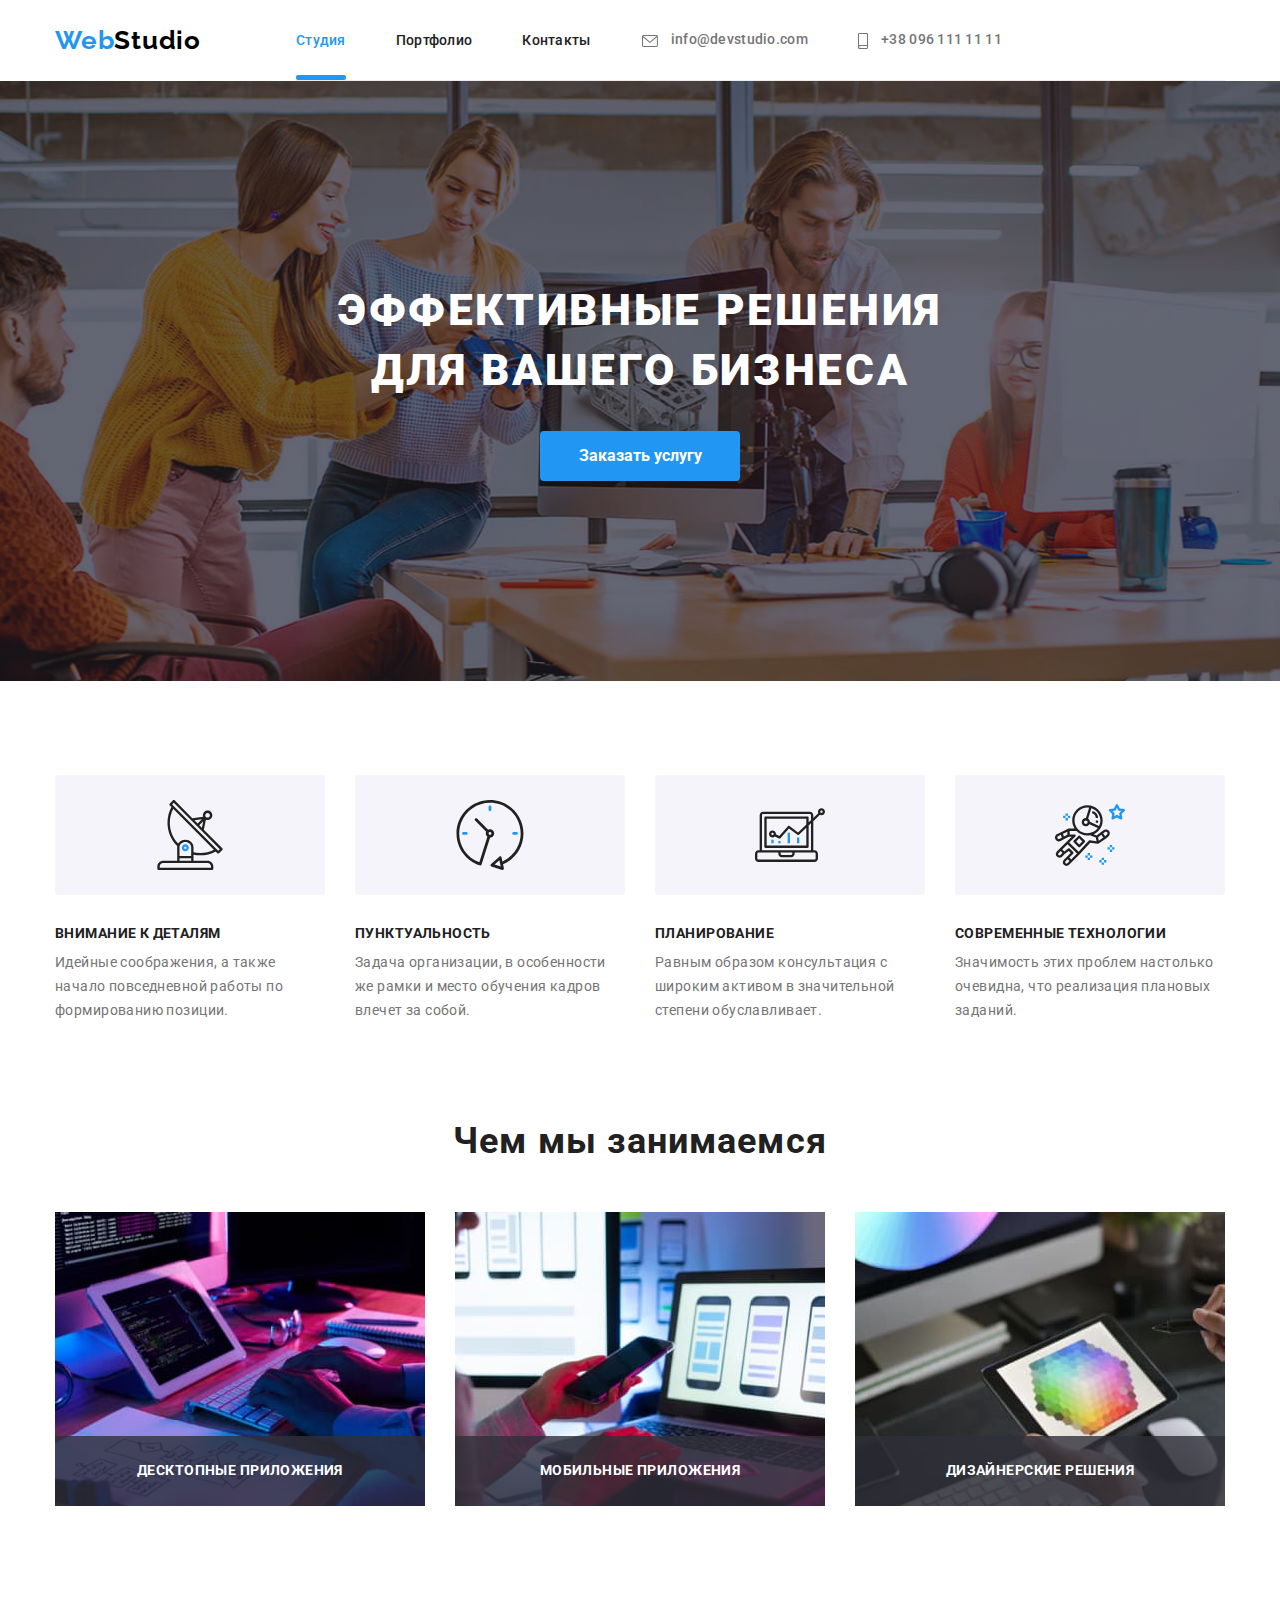
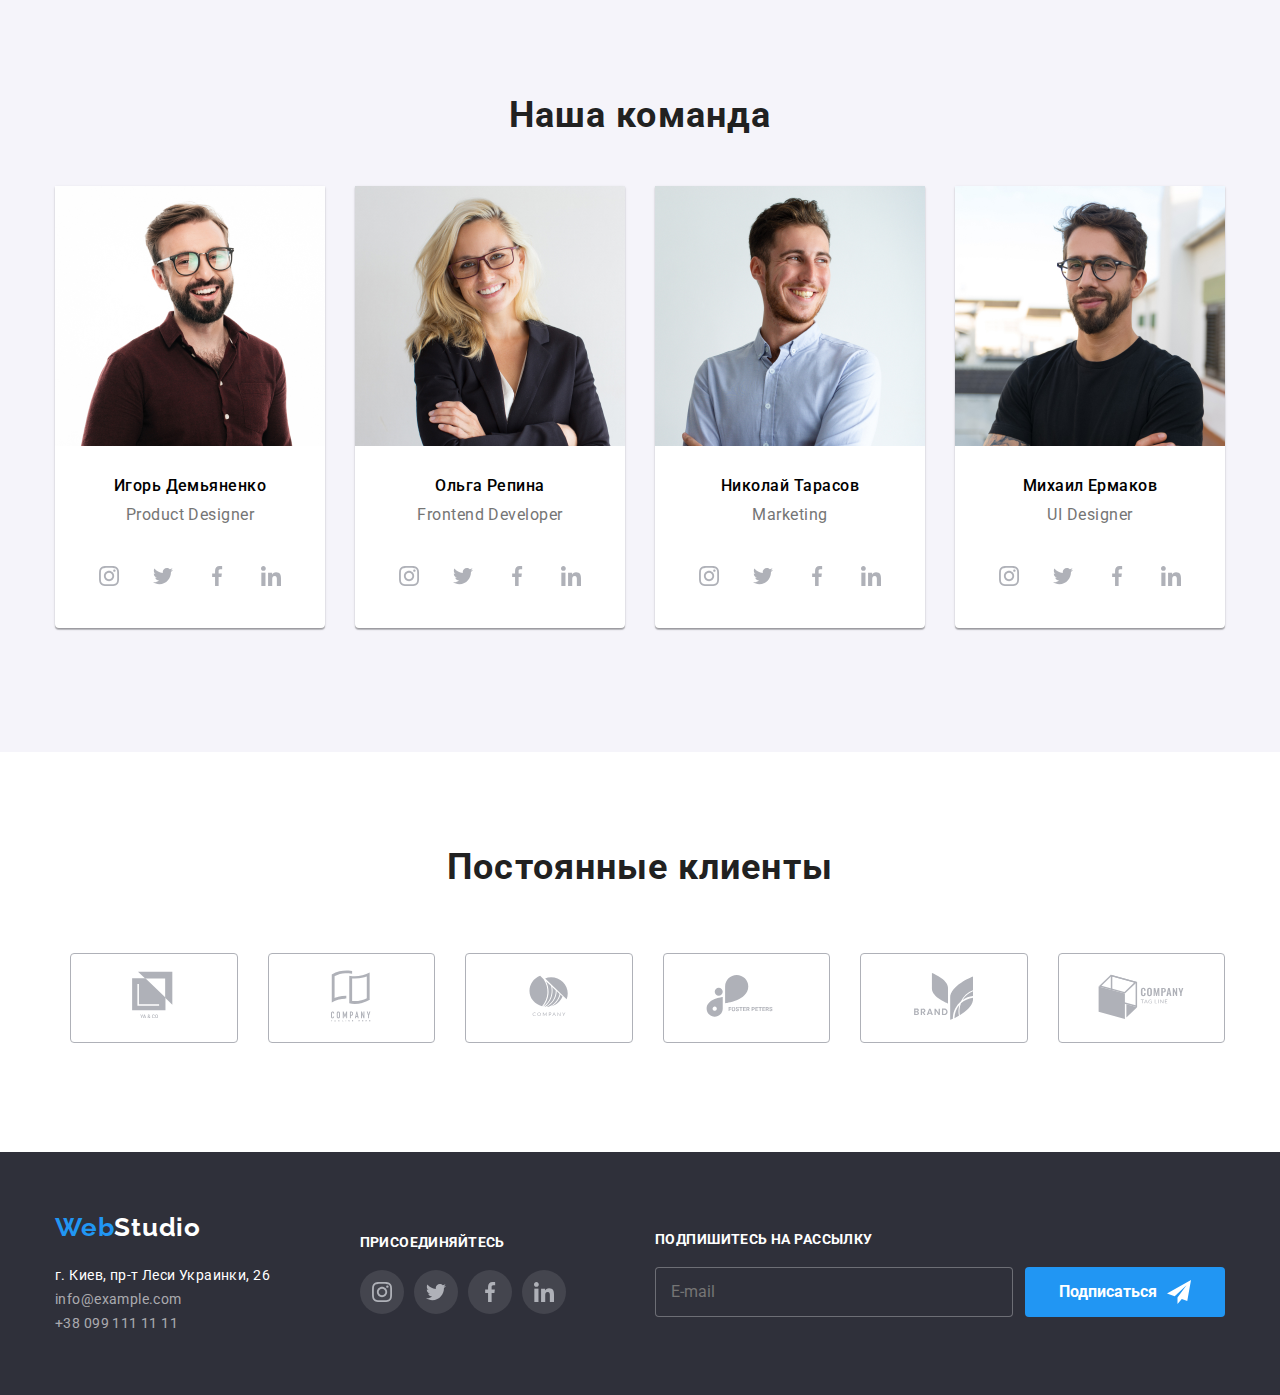
<file: index.html>
<!DOCTYPE html>
<html lang="ru">
  <head>
    <meta charset="UTF-8" />
    <meta name="viewport" content="width=device-width, initial-scale=1.0" />
    <meta http-equiv="X-UA-Compatible" content="IE=Edge" />
    <title>Web Studio</title>
    <link
      href="https://fonts.googleapis.com/css2?family=Raleway:wght@700&family=Roboto:wght@400;500;700;900&display=swap"
      rel="stylesheet"
    />
    <!-- <link rel="stylesheet" href="./css/normalize.css" /> -->
    <!-- <link
          rel="stylesheet"
          href="https://cdnjs.cloudflare.com/ajax/libs/modern-normalize/0.7.0/modern-normalize.min.css"
        /> -->
    <link rel="stylesheet" href="./css/main.min.css" />
  </head>
  <body>
    <header class="page-header">
      <div class="container flexbox nav">
        <a href="./index.html" lang="en" class="logo">
          <span class="logo-accent">Web</span>Studio
        </a>

        <button
          type="button"
          class="menu-button"
          aria-expanded="false"
          aria-controls="menu-container"
          data-menu-button
        >
          <svg
            width="24"
            height="24"
            fill="black"
            aria-label="Переключатель мобильного меню"
          >
            <use
              class="icon-cross"
              href="./image/icon/sprite.svg#icon-cross"
            ></use>
            <use
              class="icon-menu"
              href="./image/icon/sprite.svg#icon-menu"
            ></use>
          </svg>
        </button>
        <div class="navigation menu-container" id="menu-container" data-menu>
          <ul class="menu-nav white-list">
            <li class="menu-nav__menu-item">
              <a href="./index.html" class="link current">Студия</a>
            </li>
            <li class="menu-nav__menu-item">
              <a href="./portfolio.html" class="link">Портфолио</a>
            </li>
            <li class="menu-nav__menu-item">
              <a href="#contacts" class="link">Контакты</a>
            </li>
          </ul>
          <ul class="menu-mail">
            <li class="menu-mail__item">
              <a href="mailto:info@devstudio.com" class="link"
                ><svg class="menu-mail__icon" width="16" height="12">
                  <use href="./image/icon/sprite.svg#icon-envelope"></use>
                </svg>

                info@devstudio.com</a
              >
            </li>
            <li class="menu-mail__item">
              <a href="tel:+380961111111" class="link"
                ><svg class="menu-mail__icon" width="10" height="16">
                  <use href="./image/icon/sprite.svg#icon-smartphone"></use>
                </svg>

                +38 096 111 11 11</a
              >
            </li>
          </ul>
        </div>
      </div>
    </header>
    <main>
      <!-- Баннер -->
      <section>
        <div class="hero">
          <h1 class="hero__center-text">
            Эффективные решения <br />
            для вашего бизнеса
          </h1>
          <button type="button" class="button" data-modal-open>
            Заказать услугу
          </button>
        </div>
      </section>

      <!-- Особенности -->
      <section>
        <div class="container qualities">
          <!-- <h1 class="qualities">Особенности</h1>-->
          <ul class="menu-list white-list">
            <li class="qualities__item">
              <div class="qualities__box">
                <svg width="70" height="70">
                  <use href="./image/icon/sprite.svg#icon-antenna"></use>
                </svg>
              </div>
              <h2 class="qualities__title">Внимание к деталям</h2>
              <p class="qualities__text">
                Идейные соображения, а также начало повседневной работы по
                формированию позиции.
              </p>
            </li>
            <li class="qualities__item">
              <div class="qualities__box">
                <svg width="70" height="70">
                  <use href="./image/icon/sprite.svg#icon-clock"></use>
                </svg>
              </div>
              <h2 class="qualities__title">Пунктуальность</h2>
              <p class="qualities__text">
                Задача организации, в особенности же рамки и место обучения
                кадров влечет за собой.
              </p>
            </li>
            <li class="qualities__item">
              <div class="qualities__box">
                <svg width="70" height="70">
                  <use href="./image/icon/sprite.svg#icon-diagram"></use>
                </svg>
              </div>
              <h2 class="qualities__title">Планирование</h2>
              <p class="qualities__text">
                Равным образом консультация с широким активом в значительной
                степени обуславливает.
              </p>
            </li>
            <li class="qualities__item">
              <div class="qualities__box">
                <svg width="70" height="70">
                  <use href="./image/icon/sprite.svg#icon-astronaut"></use>
                </svg>
              </div>
              <h2 class="qualities__title">Современные технологии</h2>
              <p class="qualities__text">
                Значимость этих проблем настолько очевидна, что реализация
                плановых заданий.
              </p>
            </li>
          </ul>
        </div>
      </section>

      <!-- Чем мы занимаемся -->
      <section>
        <div class="container qualities business">
          <h1 class="main-title">Чем мы занимаемся</h1>
          <ul class="work white-list">
            <li class="work__item">
              <img
                srcset="
                  ./image/desktop/desktop.jpg    1x,
                  ./image/desktop/desktop@2x.jpg 2x
                "
                src="./image/desktop/desktop.jpg"
                alt="ноут"
                width="370"
              />
              <h2 class="work__qualities">Десктопные приложения</h2>
            </li>
            <li class="work__item">
              <img
                srcset="
                  ./image/desktop/mobile.jpg    1x,
                  ./image/desktop/mobile@2x.jpg 2x
                "
                src="./image/desktop/mobile.jpg"
                alt="телефон"
                width="370"
              />
              <h2 class="work__qualities">Мобильные приложения</h2>
            </li>
            <li class="work__item">
              <img
                srcset="
                  ./image/desktop/desing.jpg    1x,
                  ./image/desktop/desing@2x.jpg 2x
                "
                src="./image/desktop/desing.jpg"
                alt="монитор"
                width="370"
              />
              <h2 class="work__qualities">Дизайнерские решения</h2>
            </li>
          </ul>
        </div>
      </section>

      <!-- Наша команда -->
      <section class="team">
        <div class="container">
          <h1 class="main-title">Наша команда</h1>
          <ul class="work white-list">
            <li class="team__crewman">
              <picture>
                <source
                  srcset="
                    ./image/desktop/ihor-demyanenko.jpg    1x,
                    ./image/desktop/ihor-demyanenko@2x.jpg 2x
                  "
                  media="(min-width: 1200px)"
                />
                <source
                  srcset="
                    ./image/tablet/ihor-demyanenko.jpg    1x,
                    ./image/tablet/ihor-demyanenko@2x.jpg 2x
                  "
                  media="(min-width: 768px)"
                />
                <source
                  srcset="
                    ./image/mobile/ihor-demyanenko.jpg    1x,
                    ./image/mobile/ihor-demyanenko@2x.jpg 2x
                  "
                  media="(max-width: 767px)"
                />
                <img
                  class="team__crewman-foto"
                  src="./image/igor_demyanenko.jpg"
                  alt="фото игорь демьяненко"
                  width="270"
                />
              </picture>
              <h2 class="team__crewman-name">Игорь Демьяненко</h2>
              <p lang="en" class="team__crewman-profession">Product Designer</p>
              <ul class="social flexbox white-list">
                <li class="social__item">
                  <a href="https://instagram.com" class="social__link">
                    <svg class="social__icon" width="20" height="20">
                      <use href="./image/icon/sprite.svg#icon-instagram"></use>
                    </svg>
                  </a>
                </li>
                <li class="social__item">
                  <a href="https://twitter.com" class="social__link">
                    <svg class="social__icon" width="20" height="20">
                      <use href="./image/icon/sprite.svg#icon-twitter"></use>
                    </svg>
                  </a>
                </li>
                <li class="social__item">
                  <a href="https://facebook.com" class="social__link">
                    <svg class="social__icon" width="20" height="20">
                      <use href="./image/icon/sprite.svg#icon-facebook"></use>
                    </svg>
                  </a>
                </li>
                <li class="social__item">
                  <a href="https://linkedin.com" class="social__link">
                    <svg class="social__icon" width="20" height="20">
                      <use href="./image/icon/sprite.svg#icon-linkedin"></use>
                    </svg>
                  </a>
                </li>
              </ul>
            </li>
            <li class="team__crewman">
              <picture>
                <source
                  srcset="
                    ./image/desktop/olha-repina.jpg    1x,
                    ./image/desktop/olha-repina@2x.jpg 2x
                  "
                  media="(min-width: 1200px)"
                />
                <source
                  srcset="
                    ./image/tablet/olha-repina.jpg    1x,
                    ./image/tablet/olha-repina@2x.jpg 2x
                  "
                  media="(min-width: 768px)"
                />
                <source
                  srcset="
                    ./image/mobile/olha-repina.jpg    1x,
                    ./image/mobile/olha-repina@2x.jpg 2x
                  "
                  media="(max-width: 767px)"
                />
                <img
                  class="team__crewman-foto"
                  src="./image/olga_repina.jpg"
                  alt="фото ольга репина"
                  width="270"
                />
              </picture>
              <h2 class="team__crewman-name">Ольга Репина</h2>
              <p lang="en" class="team__crewman-profession">
                Frontend Developer
              </p>
              <ul class="social flexbox white-list">
                <li class="social__item">
                  <a href="https://instagram.com" class="social__link">
                    <svg class="social__icon" width="20" height="20">
                      <use href="./image/icon/sprite.svg#icon-instagram"></use>
                    </svg>
                  </a>
                </li>
                <li class="social__item">
                  <a href="https://twitter.com" class="social__link">
                    <svg class="social__icon" width="20" height="20">
                      <use href="./image/icon/sprite.svg#icon-twitter"></use>
                    </svg>
                  </a>
                </li>
                <li class="social__item">
                  <a href="https://facebook.com" class="social__link"
                    ><svg class="social__icon" width="20" height="20">
                      <use href="./image/icon/sprite.svg#icon-facebook"></use>
                    </svg>
                  </a>
                </li>
                <li class="social__item">
                  <a href="https://linkedin.com" class="social__link">
                    <svg class="social__icon" width="20" height="20">
                      <use href="./image/icon/sprite.svg#icon-linkedin"></use>
                    </svg>
                  </a>
                </li>
              </ul>
            </li>
            <li class="team__crewman">
              <picture>
                <source
                  srcset="
                    ./image/desktop/nikolay-tarasov.jpg    1x,
                    ./image/desktop/nikolay-tarasov@2x.jpg 2x
                  "
                  media="(min-width: 1200px)"
                />
                <source
                  srcset="
                    ./image/tablet/nikolay-tarasov.jpg    1x,
                    ./image/tablet/nikolay-tarasov@2x.jpg 2x
                  "
                  media="(min-width: 768px)"
                />
                <source
                  srcset="
                    ./image/mobile/nikolay-tarasov.jpg    1x,
                    ./image/mobile/nikolay-tarasov@2x.jpg 2x
                  "
                  media="(max-width: 767px)"
                />
                <img
                  class="team__crewman-foto"
                  src="./image/nikolay_tarasov.jpg"
                  alt="фото николай тарасов"
                  width="270"
                />
              </picture>
              <h2 class="team__crewman-name">Николай Тарасов</h2>
              <p lang="en" class="team__crewman-profession">Marketing</p>
              <ul class="social flexbox white-list">
                <li class="social__item">
                  <a href="https://instagram.com" class="social__link">
                    <svg class="social__icon" width="20" height="20">
                      <use href="./image/icon/sprite.svg#icon-instagram"></use>
                    </svg>
                  </a>
                </li>
                <li class="social__item">
                  <a href="https://twitter.com" class="social__link">
                    <svg class="social__icon" width="20" height="20">
                      <use href="./image/icon/sprite.svg#icon-twitter"></use>
                    </svg>
                  </a>
                </li>
                <li class="social__item">
                  <a href="https://facebook.com" class="social__link"
                    ><svg class="social__icon" width="20" height="20">
                      <use href="./image/icon/sprite.svg#icon-facebook"></use>
                    </svg>
                  </a>
                </li>
                <li class="social__item">
                  <a href="https://linkedin.com" class="social__link"
                    ><svg class="social__icon" width="20" height="20">
                      <use href="./image/icon/sprite.svg#icon-linkedin"></use>
                    </svg>
                  </a>
                </li>
              </ul>
            </li>
            <li class="team__crewman">
              <picture>
                <source
                  srcset="
                    ./image/desktop/mihail-yarmakov.jpg    1x,
                    ./image/desktop/mihail-yarmakov@2x.jpg 2x
                  "
                  media="(min-width: 1200px)"
                />
                <source
                  srcset="
                    ./image/tablet/mihail-yarmakov.jpg    1x,
                    ./image/tablet/mihail-yarmakov@2x.jpg 2x
                  "
                  media="(min-width: 768px)"
                />
                <source
                  srcset="
                    ./image/mobile/mihail-yarmakov.jpg    1x,
                    ./image/mobile/mihail-yarmakov@2x.jpg 2x
                  "
                  media="(max-width: 767px)"
                />
                <img
                  class="team__crewman-foto"
                  src="./image/mihail_ermakov.jpg"
                  alt="фото михаил ермаков"
                  width="270"
                />
              </picture>
              <h2 class="team__crewman-name">Михаил Ермаков</h2>
              <p lang="en" class="team__crewman-profession">UI Designer</p>
              <ul class="social flexbox white-list">
                <li class="social__item">
                  <a href="https://instagram.com" class="social__link">
                    <svg class="social__icon" width="20" height="20">
                      <use href="./image/icon/sprite.svg#icon-instagram"></use>
                    </svg>
                  </a>
                </li>
                <li class="social__item">
                  <a href="https://twitter.com" class="social__link">
                    <svg class="social__icon" width="20" height="20">
                      <use href="./image/icon/sprite.svg#icon-twitter"></use>
                    </svg>
                  </a>
                </li>
                <li class="social__item">
                  <a href="https://facebook.com" class="social__link"
                    ><svg class="social__icon" width="20" height="20">
                      <use href="./image/icon/sprite.svg#icon-facebook"></use>
                    </svg>
                  </a>
                </li>
                <li class="social__item">
                  <a href="https://linkedin.com" class="social__link"
                    ><svg class="social__icon" width="20" height="20">
                      <use href="./image/icon/sprite.svg#icon-linkedin"></use>
                    </svg>
                  </a>
                </li>
              </ul>
            </li>
          </ul>
        </div>
      </section>

      <!-- Постоянные клиенты -->
      <section>
        <div class="container qualities client">
          <h1 class="main-title">Постоянные клиенты</h1>
          <ul class="clients flexbox white-list">
            <li class="clients__item">
              <a href="#">
                <svg class="clients__foto" width="44" height="50">
                  <use href="./image/icon/sprite.svg#icon-logo1"></use>
                </svg>
              </a>
            </li>
            <li class="clients__item">
              <a href="#">
                <svg class="clients__foto" width="40" height="52">
                  <use href="./image/icon/sprite.svg#icon-logo2"></use>
                </svg>
              </a>
            </li>
            <li class="clients__item">
              <a href="#">
                <svg class="clients__foto" width="41" height="42">
                  <use href="./image/icon/sprite.svg#icon-logo3"></use>
                </svg>
              </a>
            </li>
            <li class="clients__item">
              <a href="#">
                <svg class="clients__foto" width="80" height="42">
                  <use href="./image/icon/sprite.svg#icon-logo4"></use>
                </svg>
              </a>
            </li>
            <li class="clients__item">
              <a href="#">
                <svg class="clients__foto" width="59" height="47">
                  <use href="./image/icon/sprite.svg#icon-logo5"></use>
                </svg>
              </a>
            </li>
            <li class="clients__item">
              <a href="#">
                <svg class="clients__foto" width="89" height="45">
                  <use href="./image/icon/sprite.svg#icon-logo6"></use>
                </svg>
              </a>
            </li>
          </ul>
        </div>
      </section>
    </main>
    <!-- Подвал -->
    <footer>
      <div class="footer container">
        <div class="footer__box">
          <a href="./index.html" lang="en" class="logo-footer">
            <span class="logo-footer-accent">Web</span>Studio</a
          >
          <address class="contacts" id="contacts">
            г. Киев, пр-т Леси Украинки, 26 <br />
            <a href="mailto:info@example.com" class="link">info@example.com</a
            ><br />
            <a href="tel:+380991111111" class="link">+38 099 111 11 11</a>
          </address>
        </div>
        <!-- Ссылки на соцсети -->
        <div class="footer-social">
          <p class="footer-item">присоединяйтесь</p>
          <ul class="social flexbox white-list">
            <li class="social__item">
              <a href="https://instagram.com" class="social__link">
                <svg class="social__icon" width="20" height="20">
                  <use href="./image/icon/sprite.svg#icon-instagram"></use>
                </svg>
              </a>
            </li>
            <li class="social__item">
              <a href="https://twitter.com" class="social__link">
                <svg class="social__icon" width="20" height="20">
                  <use href="./image/icon/sprite.svg#icon-twitter"></use>
                </svg>
              </a>
            </li>
            <li class="social__item">
              <a href="https://facebook.com" class="social__link"
                ><svg class="social__icon" width="20" height="20">
                  <use href="./image/icon/sprite.svg#icon-facebook"></use>
                </svg>
              </a>
            </li>
            <li class="social__item">
              <a href="https://linkedin.com" class="social__link"
                ><svg class="social__icon" width="20" height="20">
                  <use href="./image/icon/sprite.svg#icon-linkedin"></use>
                </svg>
              </a>
            </li>
          </ul>
        </div>
        <!-- Подписка -->
        <div class="footer-send">
          <b class="footer-item">подпишитесь на рассылку</b>
          <form>
            <input
              type="email"
              name="user-mail"
              class="footer-subscribe"
              placeholder="E-mail"
            />
            <button type="submit" class="button send">
              Подписаться<svg class="icon-send" width="24" height="24">
                <use href="./image/icon/sprite.svg#icon-send"></use>
              </svg>
            </button>
          </form>
        </div>
      </div>
    </footer>
    <!--Модальное окно!-->
    <div class="backdrop is-hidden" data-modal>
      <div class="modal">
        <button class="button-close" data-modal-close>
          <svg class="icon-close" width="11" height="11">
            <use href="./image/icon/sprite.svg#icon-close"></use>
          </svg>
        </button>
        <form action="#" class="form">
          <p>Оставьте свои данные, мы вам перезвоним</p>
          <div class="form__fild">
            <label for="name" class="form__name">Имя</label>
            <span class="form__icon">
              <svg class="form__icon-svg" width="12" height="12">
                <use href="./image/icon/sprite.svg#icon-name"></use>
              </svg>
            </span>
            <input
              type="text"
              class="form__user"
              pattern="^[A-Za-zА-Яа-яЁё\s]+$"
              name="user-name"
              id="name"
              required
            />
          </div>
          <div class="form__fild">
            <label for="tel" class="form__name">Телефон</label>
            <span class="form__icon">
              <svg class="form__icon-svg" width="13" height="13">
                <use href="./image/icon/sprite.svg#icon-tel"></use>
              </svg>
            </span>
            <input
              type="tel"
              class="form__user"
              pattern="[0-9]{10,12}"
              name="user-name"
              id="tel"
              required
            />
          </div>
          <div class="form__fild">
            <label for="mail" class="form__name">Почта</label>
            <span class="form__icon">
              <svg class="form__icon-svg" width="18" height="18">
                <use href="./image/icon/sprite.svg#icon-mail"></use>
              </svg>
            </span>
            <input type="email" class="form__user" name="user-name" id="mail" />
          </div>
          <div class="form__fild">
            <label for="comment" class="form__name">Комментарий</label>
            <textarea
              class="form__comment"
              name="comment"
              rows="5"
              placeholder="Введите текст"
              id="comment"
            ></textarea>
          </div>
          <div class="form-field condition">
            <label for="checkbox" class="form__checkbox-label">
              <input
                type="checkbox"
                name="checkbox"
                class="form__checkbox"
                id="checkbox"
              />
              <span class="form__checkbox-icon"></span>
              <span class="form__checkbox-title"
                >Соглашаюсь с рассылкой и принимаю
                <a href="#" class="condition-link">Условия договора</a>
              </span>
            </label>
          </div>

          <button type="submit" class="button form-button">Отправить</button>
        </form>
      </div>
    </div>
    <script src="./js/menu.js"></script>
    <script src="./js/modal.js"></script>
    <script>
      const { height: pageHeaderHeight } = document
        .querySelector(".page-header")
        .getBoundingClientRect();
      document.body.style.paddingTop = `${pageHeaderHeight}px`;
    </script>
  </body>
</html>
</file>
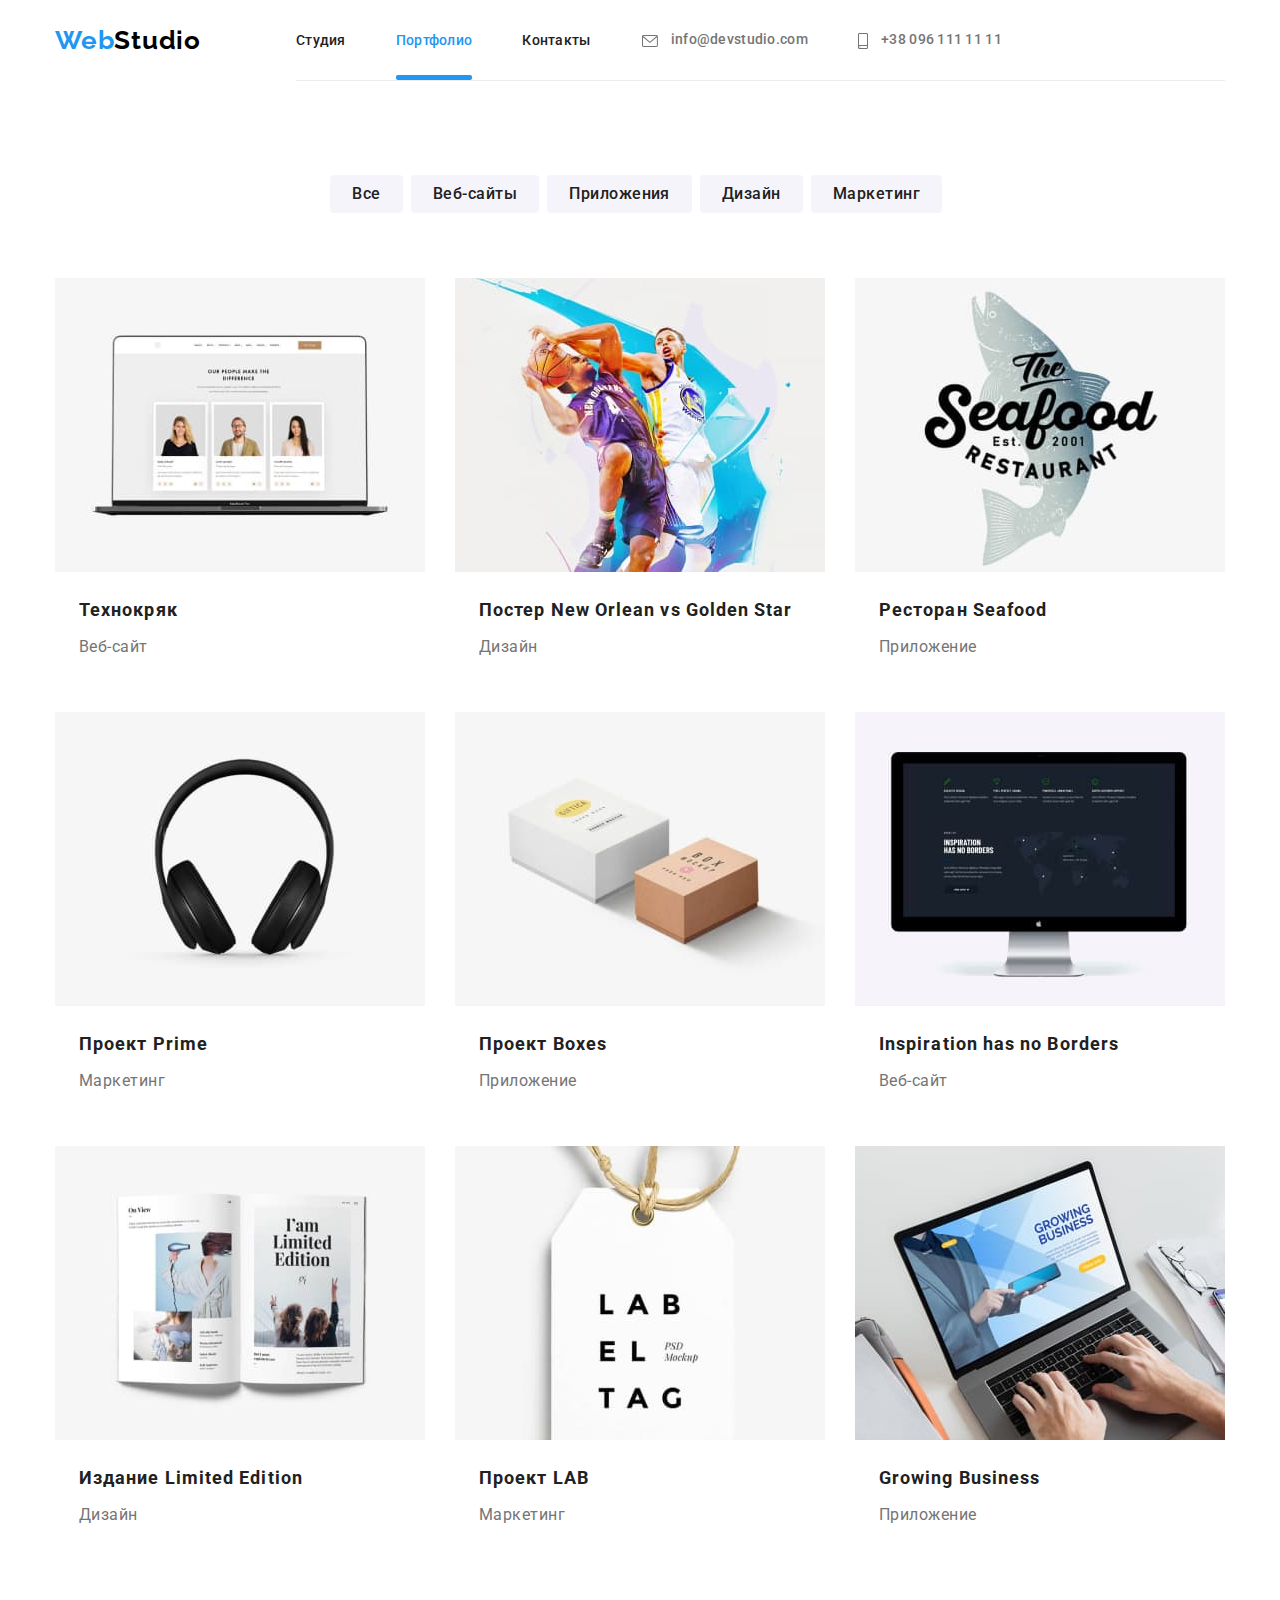
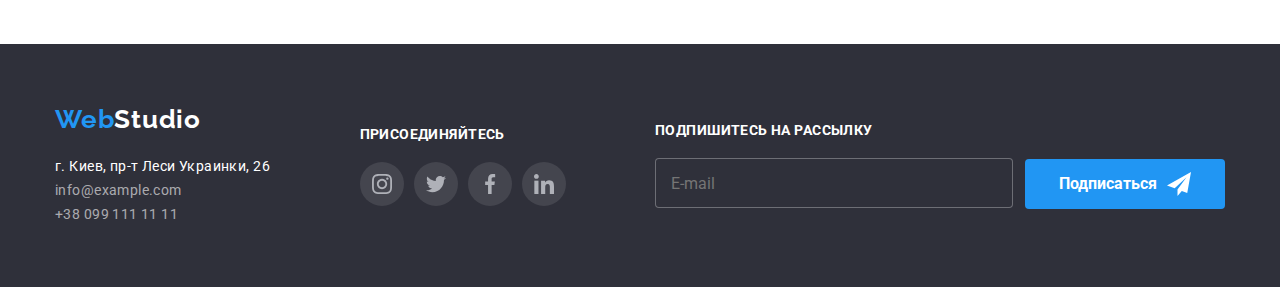
<file: portfolio.html>
<!DOCTYPE html>
<html lang="ru">
  <head>
    <meta charset="UTF-8" />
    <meta name="viewport" content="width=device-width, initial-scale=1.0" />
    <meta http-equiv="X-UA-Compatible" content="IE=Edge" />
    <title>Portfolio Web Studio</title>
    <link
      href="https://fonts.googleapis.com/css2?family=Raleway:wght@700&family=Roboto:wght@400;500;700;900&display=swap"
      rel="stylesheet"
    />
    <!-- <link rel="stylesheet" href="./css/normalize.css" /> -->
    <!-- <link
      rel="stylesheet"
      href="https://cdnjs.cloudflare.com/ajax/libs/modern-normalize/0.7.0/modern-normalize.min.css"
    /> -->
    <link rel="stylesheet" href="./css/portfolio.min.css" />
  </head>
  <body>
    <header class="page-header">
      <div class="container flexbox nav">
        <a href="./index.html" lang="en" class="logo">
          <span class="logo-accent">Web</span>Studio
        </a>

        <button
          type="button"
          class="menu-button"
          aria-expanded="false"
          aria-controls="menu-container"
          data-menu-button
        >
          <svg
            width="24"
            height="24"
            fill="black"
            aria-label="Переключатель мобильного меню"
          >
            <use
              class="icon-cross"
              href="./image/icon/sprite.svg#icon-cross"
            ></use>
            <use
              class="icon-menu"
              href="./image/icon/sprite.svg#icon-menu"
            ></use>
          </svg>
        </button>
        <div class="navigation menu-container" id="menu-container" data-menu>
          <ul class="menu-nav white-list">
            <li class="menu-nav__menu-item">
              <a href="./index.html" class="link">Студия</a>
            </li>
            <li class="menu-nav__menu-item">
              <a href="./portfolio.html" class="link current">Портфолио</a>
            </li>
            <li class="menu-nav__menu-item">
              <a href="#contacts" class="link">Контакты</a>
            </li>
          </ul>
          <ul class="menu-mail">
            <li class="menu-mail__item">
              <a href="mailto:info@devstudio.com" class="link"
                ><svg class="menu-mail__icon" width="16" height="12">
                  <use href="./image/icon/sprite.svg#icon-envelope"></use>
                </svg>

                info@devstudio.com</a
              >
            </li>
            <li class="menu-mail__item">
              <a href="tel:+380961111111" class="link"
                ><svg class="menu-mail__icon" width="10" height="16">
                  <use href="./image/icon/sprite.svg#icon-smartphone"></use>
                </svg>

                +38 096 111 11 11</a
              >
            </li>
          </ul>
        </div>
      </div>
    </header>
    <main>
      <div class="container portfolio">
        <!-- Фильтры -->
        <section>
          <!-- <h1 class="qualities">Фильтры</h1> -->
          <ul class="filters white-list">
            <li class="filters__item">
              <button type="button" class="button-portfolio">Все</button>
            </li>
            <li class="filters__item">
              <button type="button" class="button-portfolio">Веб-сайты</button>
            </li>
            <li class="filters__item">
              <button type="button" class="button-portfolio">Приложения</button>
            </li>
            <li class="filters__item">
              <button type="button" class="button-portfolio">Дизайн</button>
            </li>
            <li class="filters__item">
              <button type="button" class="button-portfolio">Маркетинг</button>
            </li>
          </ul>
        </section>

        <!-- Проекты -->
        <section>
          <!-- <h1 class="qualities">Проект</h1> -->
          <ul class="portfolio-list flexbox white-list">
            <li class="portfolio-list__item">
              <a class="portfolio-list__link" href="">
                <div class="portfolio-list__foto">
                  <picture>
                    <source
                      srcset="
                        ./image/desktop/techno.jpg    1x,
                        ./image/desktop/techno@2x.jpg 2x
                      "
                      media="(min-width: 1200px)"
                    />
                    <source
                      srcset="
                        ./image/tablet/techno.jpg    1x,
                        ./image/tablet/techno@2x.jpg 2x
                      "
                      media="(min-width: 768px)"
                    />
                    <source
                      srcset="
                        ./image/mobile/techno.jpg    1x,
                        ./image/mobile/techno@2x.jpg 2x
                      "
                      media="(max-width: 767px)"
                    />
                    <img
                      src="./image/1tehnokryak.jpg"
                      alt="фото Технокряк"
                      width="370"
                      class="portfolio-list__img"
                    />
                  </picture>
                  <p class="portfolio-list__text">
                    Технокряк это современная площадка распространения
                    коронавируса. Компании используют эту платформу для
                    цифрового шпионажа и атак на защищённые сервера конкурентов.
                  </p>
                </div>
                <div class="portfolio-list__content">
                  <h2 class="portfolio-list__project-name">Технокряк</h2>
                  <p class="portfolio-list__project-line">Веб-сайт</p>
                </div>
              </a>
            </li>
            <li class="portfolio-list__item">
              <a class="portfolio-list__link" href="">
                <div class="portfolio-list__foto">
                  <picture>
                    <source
                      srcset="
                        ./image/desktop/poster.jpg    1x,
                        ./image/desktop/poster@2x.jpg 2x
                      "
                      media="(min-width: 1200px)"
                    />
                    <source
                      srcset="
                        ./image/tablet/poster.jpg    1x,
                        ./image/tablet/poster@2x.jpg 2x
                      "
                      media="(min-width: 768px)"
                    />
                    <source
                      srcset="
                        ./image/mobile/poster.jpg    1x,
                        ./image/mobile/poster@2x.jpg 2x
                      "
                      media="(max-width: 767px)"
                    />
                    <img
                      src="./image/2posterNewOrlean_vs_GoldenStar.jpg"
                      alt="фото Постер New Orlean vs Golden Star"
                      width="370"
                      class="portfolio-list__img"
                    />
                  </picture>
                  <p class="portfolio-list__text">
                    Технокряк это современная площадка распространения
                    коронавируса. Компании используют эту платформу для
                    цифрового шпионажа и атак на защищённые сервера конкурентов.
                  </p>
                </div>
                <div class="portfolio-list__content">
                  <h2 class="portfolio-list__project-name">
                    Постер <span lang="en">New Orlean vs Golden Star</span>
                  </h2>
                  <p class="portfolio-list__project-line">Дизайн</p>
                </div></a
              >
            </li>
            <li class="portfolio-list__item">
              <a class="portfolio-list__link" href="">
                <div class="portfolio-list__foto">
                  <picture>
                    <source
                      srcset="
                        ./image/desktop/restaurant.jpg    1x,
                        ./image/desktop/restaurant@2x.jpg 2x
                      "
                      media="(min-width: 1200px)"
                    />
                    <source
                      srcset="
                        ./image/tablet/restaurant.jpg    1x,
                        ./image/tablet/restaurant@2x.jpg 2x
                      "
                      media="(min-width: 768px)"
                    />
                    <source
                      srcset="
                        ./image/mobile/restaurant.jpg    1x,
                        ./image/mobile/restaurant@2x.jpg 2x
                      "
                      media="(max-width: 767px)"
                    />
                    <img
                      src="./image/3restrauntSeafood.jpg"
                      alt="фото Ресторан Seafood"
                      width="370"
                      class="portfolio-list__img"
                    />
                  </picture>
                  <p class="portfolio-list__text">
                    Технокряк это современная площадка распространения
                    коронавируса. Компании используют эту платформу для
                    цифрового шпионажа и атак на защищённые сервера конкурентов.
                  </p>
                </div>
                <div class="portfolio-list__content">
                  <h2 class="portfolio-list__project-name">
                    Ресторан <span lang="en">Seafood</span>
                  </h2>
                  <p class="portfolio-list__project-line">Приложение</p>
                </div></a
              >
            </li>
            <li class="portfolio-list__item">
              <a class="portfolio-list__link" href="">
                <div class="portfolio-list__foto">
                  <picture>
                    <source
                      srcset="
                        ./image/desktop/prime.jpg    1x,
                        ./image/desktop/prime@2x.jpg 2x
                      "
                      media="(min-width: 1200px)"
                    />
                    <source
                      srcset="
                        ./image/tablet/prime.jpg    1x,
                        ./image/tablet/prime@2x.jpg 2x
                      "
                      media="(min-width: 768px)"
                    />
                    <source
                      srcset="
                        ./image/mobile/prime.jpg    1x,
                        ./image/mobile/prime@2x.jpg 2x
                      "
                      media="(max-width: 767px)"
                    />
                    <img
                      src="./image/4projectPrime.jpg"
                      alt="фото Проект Prime"
                      width="370"
                      class="portfolio-list__img"
                    />
                  </picture>
                  <p class="portfolio-list__text">
                    Технокряк это современная площадка распространения
                    коронавируса. Компании используют эту платформу для
                    цифрового шпионажа и атак на защищённые сервера конкурентов.
                  </p>
                </div>
                <div class="portfolio-list__content">
                  <h2 class="portfolio-list__project-name">
                    Проект <span lang="en">Prime</span>
                  </h2>
                  <p class="portfolio-list__project-line">Маркетинг</p>
                </div></a
              >
            </li>
            <li class="portfolio-list__item">
              <a class="portfolio-list__link" href="">
                <div class="portfolio-list__foto">
                  <picture>
                    <source
                      srcset="
                        ./image/desktop/boxes.jpg    1x,
                        ./image/desktop/boxes@2x.jpg 2x
                      "
                      media="(min-width: 1200px)"
                    />
                    <source
                      srcset="
                        ./image/tablet/boxes.jpg    1x,
                        ./image/tablet/boxes@2x.jpg 2x
                      "
                      media="(min-width: 768px)"
                    />
                    <source
                      srcset="
                        ./image/mobile/boxes.jpg    1x,
                        ./image/mobile/boxes@2x.jpg 2x
                      "
                      media="(max-width: 767px)"
                    />
                    <img
                      src="./image/5projectBoxes.jpg"
                      alt="фото Проект Boxes"
                      width="370"
                      class="portfolio-list__img"
                    />
                  </picture>
                  <p class="portfolio-list__text">
                    Технокряк это современная площадка распространения
                    коронавируса. Компании используют эту платформу для
                    цифрового шпионажа и атак на защищённые сервера конкурентов.
                  </p>
                </div>
                <div class="portfolio-list__content">
                  <h2 class="portfolio-list__project-name">
                    Проект <span lang="en">Boxes</span>
                  </h2>
                  <p class="portfolio-list__project-line">Приложение</p>
                </div>
              </a>
            </li>
            <li class="portfolio-list__item">
              <a class="portfolio-list__link" href="">
                <div class="portfolio-list__foto">
                  <picture>
                    <source
                      srcset="
                        ./image/desktop/inspiration.jpg    1x,
                        ./image/desktop/inspiration@2x.jpg 2x
                      "
                      media="(min-width: 1200px)"
                    />
                    <source
                      srcset="
                        ./image/tablet/inspiration.jpg    1x,
                        ./image/tablet/inspiration@2x.jpg 2x
                      "
                      media="(min-width: 768px)"
                    />
                    <source
                      srcset="
                        ./image/mobile/inspiration.jpg    1x,
                        ./image/mobile/inspiration@2x.jpg 2x
                      "
                      media="(max-width: 767px)"
                    />
                    <img
                      src="./image/6Inspiration_has_no_Borders.jpg"
                      alt="Inspiration has no Borders"
                      width="370"
                      class="portfolio-list__img"
                    />
                  </picture>
                  <p class="portfolio-list__text">
                    Технокряк это современная площадка распространения
                    коронавируса. Компании используют эту платформу для
                    цифрового шпионажа и атак на защищённые сервера конкурентов.
                  </p>
                </div>
                <div class="portfolio-list__content">
                  <h2 class="portfolio-list__project-name" lang="en">
                    Inspiration has no Borders
                  </h2>
                  <p class="portfolio-list__project-line">Веб-сайт</p>
                </div></a
              >
            </li>
            <li class="portfolio-list__item">
              <a class="portfolio-list__link" href="">
                <div class="portfolio-list__foto">
                  <picture>
                    <source
                      srcset="
                        ./image/desktop/edition.jpg    1x,
                        ./image/desktop/edition@2x.jpg 2x
                      "
                      media="(min-width: 1200px)"
                    />
                    <source
                      srcset="
                        ./image/tablet/edition.jpg    1x,
                        ./image/tablet/edition@2x.jpg 2x
                      "
                      media="(min-width: 768px)"
                    />
                    <source
                      srcset="
                        ./image/mobile/edition.jpg    1x,
                        ./image/mobile/edition@2x.jpg 2x
                      "
                      media="(max-width: 767px)"
                    />
                    <img
                      src="./image/7LimitedEdition.jpg"
                      alt="Издание Limited Edition"
                      width="370"
                      class="portfolio-list__img"
                    />
                  </picture>
                  <p class="portfolio-list__text">
                    Технокряк это современная площадка распространения
                    коронавируса. Компании используют эту платформу для
                    цифрового шпионажа и атак на защищённые сервера конкурентов.
                  </p>
                </div>
                <div class="portfolio-list__content">
                  <h2 class="portfolio-list__project-name">
                    Издание <span lang="en">Limited Edition</span>
                  </h2>
                  <p class="portfolio-list__project-line">Дизайн</p>
                </div></a
              >
            </li>
            <li class="portfolio-list__item">
              <a class="portfolio-list__link" href="">
                <div class="portfolio-list__foto">
                  <picture>
                    <source
                      srcset="
                        ./image/desktop/lab.jpg    1x,
                        ./image/desktop/lab@2x.jpg 2x
                      "
                      media="(min-width: 1200px)"
                    />
                    <source
                      srcset="
                        ./image/tablet/lab.jpg    1x,
                        ./image/tablet/lab@2x.jpg 2x
                      "
                      media="(min-width: 768px)"
                    />
                    <source
                      srcset="
                        ./image/mobile/lab.jpg    1x,
                        ./image/mobile/lab@2x.jpg 2x
                      "
                      media="(max-width: 767px)"
                    />
                    <img
                      src="./image/8projectLAB.jpg"
                      alt="Проект LAB"
                      width="370"
                      class="portfolio-list__img"
                    />
                  </picture>
                  <p class="portfolio-list__text">
                    Технокряк это современная площадка распространения
                    коронавируса. Компании используют эту платформу для
                    цифрового шпионажа и атак на защищённые сервера конкурентов.
                  </p>
                </div>
                <div class="portfolio-list__content">
                  <h2 class="portfolio-list__project-name">
                    Проект <span lang="en">LAB</span>
                  </h2>
                  <p class="portfolio-list__project-line">Маркетинг</p>
                </div></a
              >
            </li>
            <li class="portfolio-list__item">
              <a class="portfolio-list__link" href="">
                <div class="portfolio-list__foto">
                  <picture>
                    <source
                      srcset="
                        ./image/desktop/business.jpg    1x,
                        ./image/desktop/business@2x.jpg 2x
                      "
                      media="(min-width: 1200px)"
                    />
                    <source
                      srcset="
                        ./image/tablet/business.jpg    1x,
                        ./image/tablet/business@2x.jpg 2x
                      "
                      media="(min-width: 768px)"
                    />
                    <source
                      srcset="
                        ./image/mobile/business.jpg    1x,
                        ./image/mobile/business@2x.jpg 2x
                      "
                      media="(max-width: 767px)"
                    />
                    <img
                      src="./image/9GrowingBusiness.jpg"
                      alt="Growing Business"
                      width="370"
                      class="portfolio-list__img"
                    />
                    <p class="portfolio-list__text">
                      Технокряк это современная площадка распространения
                      коронавируса. Компании используют эту платформу для
                      цифрового шпионажа и атак на защищённые сервера
                      конкурентов.
                    </p>
                  </picture>
                </div>
                <div class="portfolio-list__content">
                  <h2 class="portfolio-list__project-name" lang="en">
                    Growing Business
                  </h2>
                  <p class="portfolio-list__project-line">Приложение</p>
                </div></a
              >
            </li>
          </ul>
        </section>
      </div>
    </main>
    <!-- Подвал -->
    <footer>
      <div class="footer container">
        <div class="footer__box">
          <a href="./index.html" lang="en" class="logo-footer">
            <span class="logo-footer-accent">Web</span>Studio</a
          >
          <address class="contacts" id="contacts">
            г. Киев, пр-т Леси Украинки, 26 <br />
            <a href="mailto:info@example.com" class="link">info@example.com</a
            ><br />
            <a href="tel:+380991111111" class="link">+38 099 111 11 11</a>
          </address>
        </div>
        <!-- Ссылки на соцсети -->
        <div class="footer-social">
          <p class="footer-item">присоединяйтесь</p>
          <ul class="social flexbox white-list">
            <li class="social__item">
              <a href="https://instagram.com" class="social__link">
                <svg class="social__icon" width="20" height="20">
                  <use href="./image/icon/sprite.svg#icon-instagram"></use>
                </svg>
              </a>
            </li>
            <li class="social__item">
              <a href="https://twitter.com" class="social__link">
                <svg class="social__icon" width="20" height="20">
                  <use href="./image/icon/sprite.svg#icon-twitter"></use>
                </svg>
              </a>
            </li>
            <li class="social__item">
              <a href="https://facebook.com" class="social__link"
                ><svg class="social__icon" width="20" height="20">
                  <use href="./image/icon/sprite.svg#icon-facebook"></use>
                </svg>
              </a>
            </li>
            <li class="social__item">
              <a href="https://linkedin.com" class="social__link"
                ><svg class="social__icon" width="20" height="20">
                  <use href="./image/icon/sprite.svg#icon-linkedin"></use>
                </svg>
              </a>
            </li>
          </ul>
        </div>
        <!-- Подписка -->
        <div class="footer-send">
          <b class="footer-item">подпишитесь на рассылку</b>
          <form>
            <input
              type="email"
              name="user-mail"
              class="footer-subscribe"
              placeholder="E-mail"
            />
            <button type="submit" class="button send">
              Подписаться<svg class="icon-send" width="24" height="24">
                <use href="./image/icon/sprite.svg#icon-send"></use>
              </svg>
            </button>
          </form>
        </div>
      </div>
    </footer>
    <script src="./js/menu.js"></script>
    <script>
      const { height: pageHeaderHeight } = document
        .querySelector(".page-header")
        .getBoundingClientRect();
      document.body.style.paddingTop = `${pageHeaderHeight}px`;
    </script>
  </body>
</html>
</file>
<file: css/main.min.css>
/*! normalize.css v8.0.1 | MIT License | github.com/necolas/normalize.css */html{line-height:1.15;-webkit-text-size-adjust:100%}body{margin:0}main{display:block}h1{font-size:2em;margin:0.67em 0}hr{box-sizing:content-box;height:0;overflow:visible}pre{font-family:monospace, monospace;font-size:1em}a{background-color:transparent}abbr[title]{border-bottom:none;text-decoration:underline;text-decoration:underline dotted}b,strong{font-weight:bolder}code,kbd,samp{font-family:monospace, monospace;font-size:1em}small{font-size:80%}sub,sup{font-size:75%;line-height:0;position:relative;vertical-align:baseline}sub{bottom:-0.25em}sup{top:-0.5em}img{border-style:none}button,input,optgroup,select,textarea{font-family:inherit;font-size:100%;line-height:1.15;margin:0}button,input{overflow:visible}button,select{text-transform:none}button,[type="button"],[type="reset"],[type="submit"]{-webkit-appearance:button}button::-moz-focus-inner,[type="button"]::-moz-focus-inner,[type="reset"]::-moz-focus-inner,[type="submit"]::-moz-focus-inner{border-style:none;padding:0}button:-moz-focusring,[type="button"]:-moz-focusring,[type="reset"]:-moz-focusring,[type="submit"]:-moz-focusring{outline:1px dotted ButtonText}fieldset{padding:0.35em 0.75em 0.625em}legend{box-sizing:border-box;color:inherit;display:table;max-width:100%;padding:0;white-space:normal}progress{vertical-align:baseline}textarea{overflow:auto}[type="checkbox"],[type="radio"]{box-sizing:border-box;padding:0}[type="number"]::-webkit-inner-spin-button,[type="number"]::-webkit-outer-spin-button{height:auto}[type="search"]{-webkit-appearance:textfield;outline-offset:-2px}[type="search"]::-webkit-search-decoration{-webkit-appearance:none}::-webkit-file-upload-button{-webkit-appearance:button;font:inherit}details{display:block}summary{display:list-item}template{display:none}[hidden]{display:none}html{box-sizing:border-box}*,*::before,*::after{box-sizing:inherit}body{background-color:#fff;font-family:Roboto, sans-serif;overflow:auto;padding-top:0px !important}.container{width:100%;margin-left:auto;margin-right:auto;padding-left:15px;padding-right:15px}@media (min-width: 1200px){.container{width:1200px}}@media (min-width: 480px){.flexbox,.work{display:flex}}.white-list{list-style:none;margin:0px;padding:0px}img{display:block;width:100%;height:auto}.button{color:#fff;background-color:#2196f3;font-size:16px;line-height:1.87;font-weight:bold;width:200px;height:50px;left:700px;top:430px;border:0;border-radius:4px;margin-left:auto;margin-right:auto;display:inline-flex;align-items:center;justify-content:center;transition:250ms color cubic-bezier(0.4,0,0.2,1)}.button:hover,.button:focus{background-color:#fff;color:#2196f3;border:0}.button-portfolio{display:inline-block;color:#212121;background-color:#f5f4fa;font-family:Roboto, sans-serif;font-weight:500;font-size:16px;height:38px;line-height:1.62;text-align:center;letter-spacing:0.03em;border-radius:4px;border:0;padding:6px 22px;min-width:73px;transition:250ms background-color cubic-bezier(0.4,0,0.2,1),250ms color cubic-bezier(0.4,0,0.2,1)}.button-portfolio:hover,.button-portfolio:focus{outline:none;color:#fff;background-color:#2196f3}.button-portfolio.current{color:#fff;background-color:#2196f3}.button-close{position:absolute;top:8px;right:8px;width:30px;height:30px;padding:0px;background:#fff;border:1px solid rgba(0,0,0,0.1);border-radius:50%;fill:#212121}.button-close:hover,.button-close:focus{outline:none;fill:#2196f3;box-shadow:0px 1px 3px rgba(0,0,0,0.12),0px 1px 1px rgba(0,0,0,0.14),0px 2px 1px rgba(0,0,0,0.2)}.menu-button{display:inline-flex;margin:0;padding:0;border:none;background-color:transparent}.menu-button .icon-cross{display:none}.menu-button.is-open .icon-cross{display:block}.menu-button.is-open .icon-menu{display:none}@media (min-width: 768px){.menu-button{display:none}}.logo,.logo-footer{text-decoration:none;font-family:Raleway, sans-serif;font-weight:700;font-size:26px;line-height:1.2;letter-spacing:0.03em;transition:250ms color cubic-bezier(0.4,0,0.2,1)}.logo:hover,.logo:focus,.logo-footer:hover,.logo-footer:focus{color:#2196f3}.logo-accent,.logo-footer-accent{color:#2196f3}.logo{color:#000000;margin-right:95px}.logo-footer{display:inline-block;color:#ffffff;margin-bottom:20px}.page-header{max-width:100%;min-height:80px;background-color:#fff}.page-header .flexbox{justify-content:space-between;align-items:center}.page-header .nav{position:relative;display:flex}.navigation{display:none}@media (min-width: 768px){.navigation{display:flex;align-items:center;margin-right:auto}}@media (min-width: 1200px){.navigation{display:flex;align-items:center;margin-right:0}}@media (max-width: 767px){.nav{margin-top:16px}}.menu-nav{display:block;font-weight:500;font-size:18px;line-height:1.167;letter-spacing:0.02em}.menu-nav__menu-item{text-align:center}.menu-nav__menu-item .link{text-align:center;display:inline-block}.menu-nav__menu-item:not(:last-child){margin-bottom:40px}.menu-nav__menu-item .link{padding-top:8px;padding-bottom:8px;position:relative}@media (min-width: 768px){.menu-nav{display:flex;margin-right:51px;font-weight:500;font-size:14px;line-height:1.15;letter-spacing:0.02em}.menu-nav__menu-item .link{display:block;padding-top:32px;padding-bottom:32px;position:relative}.menu-nav__menu-item:not(:last-child){margin-right:50px;margin-bottom:0px}}.menu-nav .link{color:#212121;text-decoration:none;transition:250ms color cubic-bezier(0.4,0,0.2,1)}.menu-nav__menu-item .link::after{content:"";position:absolute;left:0;bottom:0;width:100%;height:5px;border-radius:2px;background-color:#2196f3;opacity:0;transform:scaleX(0);transition:transform 250ms cubic-bezier(0.4,0,0.2,1),opacity 250ms cubic-bezier(0.4,0,0.2,1)}.menu-nav .link:hover,.menu-nav .link:focus,.menu-nav__menu-item .link:hover::after{color:#2196f3;opacity:1;transform:scaleX(1)}.menu-nav .link.current{color:#2196f3}.link.current::after{opacity:1;transform:scaleX(1)}.menu-mail{list-style:none;font-weight:500;font-size:18px;line-height:1.167;letter-spacing:0.02em;display:block;margin:60px 0px 0px 0px;padding:0px;transition-duration:500ms}.menu-mail__item .link{text-align:center;display:block}@media screen and (min-width: 768px) and (max-width: 1199px){.menu-mail__item{display:block}.menu-mail__item .link{text-align:left}.menu-mail__item:not(:last-child){margin-bottom:16px}}@media screen and (max-width: 1199px){.menu-mail__item:not(:last-child){margin-bottom:16px}}@media (min-width: 768px){.menu-mail{display:block;margin:0px;font-size:12px;line-height:1.15}.menu-mail__item .link{display:block}}@media (min-width: 1200px){.menu-mail{list-style:none;font-weight:500;font-size:14px;line-height:1.15;letter-spacing:0.02em;display:flex;margin:0px;padding:0px;transition-duration:500ms}.menu-mail__item:not(:last-child){margin-right:50px}}.menu-mail__icon{margin-right:10px;fill:#757575;vertical-align:middle}.menu-mail .link{color:#757575;text-decoration:none;transition:250ms color cubic-bezier(0.4,0,0.2,1)}.menu-mail .link:hover,.menu-mail .link:focus{color:#2196f3}.menu-mail .link:hover .menu-mail__icon,.menu-mail .link:focus .menu-mail__icon{fill:#2196f3}.menu-container{align-items:center;padding-bottom:60px;padding-top:60px;border-bottom:1px solid #ececec;background-color:#fff;box-shadow:0px 4px 8px rgba(0,0,0,0.04),0px 2px 4px rgba(0,0,0,0.08),0px 1px 3px rgba(0,0,0,0.16)}@media screen and (max-width: 767px){.menu-container{display:none;position:absolute;z-index:1;top:100%;left:0;width:100%}.menu-container.is-open{display:block}}@media (min-width: 768px){.menu-container{display:flex;flex-grow:1;padding-bottom:0px;padding-top:0px;box-shadow:none}}.hero{max-width:1600px;min-height:600px;margin-left:auto;margin-right:auto;margin-bottom:94px;padding-top:200px;background-repeat:no-repeat;background-position:center;background-size:cover;color:#fff;text-align:center}@media screen and (max-width: 767px){.hero{background-image:linear-gradient(to right, rgba(47,48,58,0.4), rgba(47,48,58,0.4)),url("../image/mobile/hero.jpg")}}@media screen and (max-width: 767px) and (min-device-pixel-ratio: 2), screen and (max-width: 767px) and (min-resolution: 192dpi), screen and (max-width: 767px) and (min-resolution: 2dppx){.hero{background-image:linear-gradient(to right, rgba(47,48,58,0.4), rgba(47,48,58,0.4)),url("../image/mobile/hero@2x.jpg")}}@media screen and (min-width: 768px){.hero{background-image:linear-gradient(to right, rgba(47,48,58,0.4), rgba(47,48,58,0.4)),url("../image/tablet/hero.jpg")}}@media screen and (min-width: 768px) and (min-device-pixel-ratio: 2), screen and (min-width: 768px) and (min-resolution: 192dpi), screen and (min-width: 768px) and (min-resolution: 2dppx){.hero{background-image:linear-gradient(to right, rgba(47,48,58,0.4), rgba(47,48,58,0.4)),url("../image/tablet/hero@2x.jpg")}}@media screen and (min-width: 1200px){.hero{background-image:linear-gradient(to right, rgba(47,48,58,0.4), rgba(47,48,58,0.4)),url("../image/desktop/hero.jpg")}}@media screen and (min-width: 1200px) and (min-device-pixel-ratio: 2), screen and (min-width: 1200px) and (min-resolution: 192dpi), screen and (min-width: 1200px) and (min-resolution: 2dppx){.hero{background-image:linear-gradient(to right, rgba(47,48,58,0.4), rgba(47,48,58,0.4)),url("../image/desktop/hero@2x.jpg")}}.hero__center-text{font-weight:900;font-size:26px;line-height:1.62;text-align:center;letter-spacing:0.06em;text-transform:uppercase;margin:0px 0px 30px 0px;padding:0}@media (min-width: 1200px){.hero__center-text{font-size:44px;line-height:1.36}}.qualities{margin-bottom:94px}.qualities__item{display:block;margin-bottom:30px;width:100%}@media (min-width: 768px){.qualities__item{width:calc((100% - 30px) / 2);margin-bottom:30px}.qualities__item:nth-child(2n+1){margin-right:30px}}@media (min-width: 1200px){.qualities__item{width:calc((100% - 3 * 30px) / 4);margin-bottom:0px}.qualities__item:not(:last-child){margin-right:30px}}.qualities__box{display:flex;align-items:center;justify-content:center;height:120px;border-radius:4px;margin-bottom:30px;background-color:#f5f4fa}.qualities__title{display:block;color:#212121;height:16px;left:215px;top:774px;font-size:14px;line-height:1.15;font-weight:700;letter-spacing:0.03em;text-transform:uppercase;margin:0px 0px 10px 0px}.qualities__text{display:block;color:#757575;height:75px;left:215px;top:800px;font-size:14px;line-height:1.71;font-weight:400;letter-spacing:0.03em;margin:0px}.main-title{color:#212121;font-size:36px;line-height:1.17;font-weight:700;text-align:center;letter-spacing:0.03em;margin:0px 0px 50px 0px}@media (min-width: 480px){.menu-list{display:flex;flex-wrap:wrap}}@media (max-width: 1199px){.business{display:none}}@media (min-width: 480px){.work{flex-wrap:wrap}}.work>.work__item{margin-right:30px;margin-bottom:30px;position:relative;display:block}.work>.work__item:nth-child(3n){margin-right:0px}.work>.work__item:nth-child(-n+3){margin-bottom:0px}.work__qualities{position:absolute;bottom:0;left:0;width:100%;height:70px;color:#fff;background:rgba(47,48,58,0.8);margin:0px;font-style:normal;font-weight:bold;font-size:14px;line-height:1.14;text-align:center;letter-spacing:0.03em;text-transform:uppercase;display:block;padding-top:27px;padding-bottom:27px}.team{background-color:#f5f4fa;padding-top:94px;padding-bottom:94px}.team__crewman{display:inline-block;margin-bottom:30px;background-color:#ffffff;border-radius:0px 0px 4px 4px;box-shadow:0px 1px 3px rgba(0,0,0,0.12),0px 1px 1px rgba(0,0,0,0.14),0px 2px 1px rgba(0,0,0,0.2);width:100%}@media (min-width: 768px){.team__crewman{flex-wrap:wrap;width:calc((100% - 15px) / 2)}.team__crewman:nth-child(2n+1){margin-right:15px}}@media (min-width: 1200px){.team__crewman{width:calc((100% - 30px * 3) / 4)}.team__crewman:not(:last-child){margin-right:30px}}.team__crewman-foto{margin-bottom:30px}.team__crewman-name{color:var --title-text-color;font-weight:500;font-size:16px;line-height:1.19;text-align:center;letter-spacing:0.03em;margin:0px 0px 10px 0px}.team__crewman-profession{color:#757575;font-size:16px;line-height:1.19;text-align:center;letter-spacing:0.03em;margin:0px 0px 30px 0px}.social{display:flex;margin-bottom:24px;justify-content:center;align-items:center}@media (min-width: 1200px){.social{margin-bottom:30px}}.social__item:not(:last-child){margin-right:10px;justify-content:center;align-items:center}.social__link{display:flex;justify-content:center;align-items:center;width:44px;height:44px;border-radius:50%;fill:#afb1b8;transition:250ms background-color cubic-bezier(0.4,0,0.2,1),250ms fill cubic-bezier(0.4,0,0.2,1)}.social__link:hover,.social__link:focus{background-color:#2196f3;fill:#fff}.footer .social{margin-bottom:0px}.client{margin-top:60px}@media (min-width: 1200px){.client{margin-top:94px}}.clients{display:flex;flex-wrap:wrap;justify-content:center}@media (min-width: 1200px){.clients{flex-wrap:nowrap}}.clients__item{height:90px;border:1px solid #afb1b8;border-radius:4px;display:flex;justify-content:center;align-items:center;margin:15px;width:calc((100% - 2 * 15px) / 2)}@media (max-width: 767px){.clients__item:nth-child(2n){margin-right:0}.clients__item:nth-child(2n+1){margin-left:0}}@media screen and (min-width: 768px) and (max-width: 1199px){.clients__item{width:calc((100% - 4 * 15px) / 3)}.clients__item:nth-child(3n){margin-right:0}.clients__item:nth-child(3n+1){margin-left:0}}@media (min-width: 1200px){.clients__item{width:calc((100% - 5 * 30px) / 6)}.clients__item:last-child{margin-right:0}}.clients__item .clients__foto{margin-left:auto;margin-right:auto;margin-top:auto;fill:#afb1b8;transition:250ms border-color cubic-bezier(0.4,0,0.2,1),250ms fill cubic-bezier(0.4,0,0.2,1)}.clients__item:hover,.clients__item:focus{border-color:#2196f3}.clients__item:hover .clients__foto,.clients__item:focus .clients__foto{fill:#2196f3}.contacts{color:#ffffff;text-decoration:none;font-family:Roboto, sans-serif;font-style:normal;font-size:14px;line-height:1.71;letter-spacing:0.03em}.contacts .link{text-decoration:none;color:rgba(255,255,255,0.6);transition:250ms color cubic-bezier(0.4,0,0.2,1)}@media screen and (max-width: 1199px){.contacts .link{display:inline-block;margin-top:8px}}.contacts .link:hover{text-decoration:none;color:#2196f3}footer{color:#ffffff;background-color:#2f303a}.footer{align-items:center;padding-top:60px;padding-bottom:60px}@media screen and (min-width: 768px) and (max-width: 1199px){.footer{display:flex;flex-wrap:wrap;justify-content:space-around}}@media (min-width: 1200px){.footer{display:flex;justify-content:space-between}}@media (max-width: 767px){.footer__box{text-align:center;margin-bottom:60px}}@media screen and (min-width: 768px) and (max-width: 1199px){.footer__box{margin-bottom:60px}}.footer-item{display:flex;font-weight:bold;font-size:14px;line-height:1.15;letter-spacing:0.03em;text-transform:uppercase;color:#fff;margin:0px 0px 20px 0px}@media screen and (max-width: 1199px){.footer-item{justify-content:center}}.footer-social{display:block;text-align:center}@media (max-width: 767px){.footer-social{margin-bottom:60px}}@media screen and (min-width: 768px) and (max-width: 1199px){.footer-social{margin-bottom:60px}}footer .social__link{background-color:rgba(255,255,255,0.1)}.footer-subscribe{display:inline-block;height:50px;width:100%;padding-left:15px;padding-top:15px;padding-bottom:15px;background:#2f303a;border:1px solid rgba(255,255,255,0.3);border-radius:4px;color:rgba(255,255,255,0.6)}@media screen and (max-width: 1199px){.footer-subscribe{margin-bottom:20px}}@media (min-width: 1200px){.footer-subscribe{width:358px;margin-right:8px}}.icon-send{margin-left:10px;fill:#fff;vertical-align:middle;transition:250ms fill cubic-bezier(0.4,0,0.2,1)}.button:hover .icon-send,.button:focus .icon-send{fill:#2196f3}@media screen and (max-width: 1199px){.footer-send{display:block;text-align:center}}.backdrop.is-hidden{opacity:0;pointer-events:none;visibility:hidden}.backdrop{position:fixed;top:0%;left:0%;width:100%;height:100%;background:rgba(0,0,0,0.2);overflow:auto;z-index:3;transition:250ms linear 250ms}.is-hidden .modal{top:-100%;transform-box:translateX(-50%) scale(1.1)}.modal{background-color:#fff;position:absolute;top:0%;left:50%;transform:translate(-50%, 5%) scale(1);max-width:100%;width:528px;min-height:581px;padding:40px;border-radius:4px;box-shadow:0px 1px 3px rgba(0,0,0,0.12),0px 1px 1px rgba(0,0,0,0.14),0px 2px 1px rgba(0,0,0,0.2);transition:250ms transform cubic-bezier(0.4,0,0.2,1)}.modal p{text-align:center;margin-top:0px;margin-bottom:12px;font-style:normal;font-weight:700;font-size:20px;line-height:1.15;letter-spacing:0.03em;color:#212121}.form__fild{position:relative;display:flex;flex-direction:column;margin-bottom:10px}.form__name{display:inline-block;margin-bottom:4px;color:#757575;font-size:12px;line-height:1.17;font-weight:400;letter-spacing:0.01em}.form__icon{position:absolute;top:50%;left:12px;display:inline-block;width:18px;height:18px;text-align:center;fill:#212121;transition:fill 250ms cubic-bezier(0.4,0,0.2,1)}.form__user{width:100%;margin:0px;border:1px solid rgba(33,33,33,0.2);outline-color:rgba(0,0,0,0.12);border-radius:4px;height:40px;padding-left:42px;transition:border 250ms cubic-bezier(0.4,0,0.2,1)}.form__comment{width:100%;resize:none;padding:12px 16px;margin-bottom:20px;border:1px solid rgba(33,33,33,0.2);outline-color:rgba(0,0,0,0.12);border-radius:4px;transition:border 250ms cubic-bezier(0.4,0,0.2,1)}.form__comment::placeholder{color:rgba(117,117,117,0.5);font-family:Roboto;font-size:12px;line-height:1.17;font-weight:400;letter-spacing:0.01em}.form__fild:focus-within>.form__user,.form__fild:focus-within>.form__comment{border:1px solid #2196f3;outline:none;border-radius:4px}.form__fild:focus-within>.form__icon{fill:#2196f3}.form__name:hover+.form__icon{fill:#2196f3}.form__checkbox-title{font-family:Roboto;font-size:14px;line-height:1.71;font-weight:400;letter-spacing:0.03em;color:#757575}.form__checkbox{position:absolute;width:1px;height:1px;margin:-1px;border:0;padding:0;clip:rect(0 0 0 0);overflow:hidden}.form__checkbox-icon{display:inline-block;vertical-align:middle;width:16px;height:15px;margin-right:5px;border:2px solid #2a2a2a;border-radius:4px;transition:background-color 250ms cubic-bezier(0.4,0,0.2,1)}.form__checkbox:checked+.form__checkbox-icon{border-color:transparent;background-color:#2196f3;background-image:url("../image/icon/icon-check.svg");background-size:contain;background-origin:border-box}.form-button{display:block;margin-left:auto;margin-right:auto;box-shadow:0px 4px 4px rgba(0,0,0,0.15)}.condition{display:flex;align-items:center;margin-bottom:32px}.condition-link{color:#2196f3}
/*# sourceMappingURL=main.min.css.map */
</file>
<file: css/portfolio.min.css>
/*! normalize.css v8.0.1 | MIT License | github.com/necolas/normalize.css */html{line-height:1.15;-webkit-text-size-adjust:100%}body{margin:0}main{display:block}h1{font-size:2em;margin:0.67em 0}hr{box-sizing:content-box;height:0;overflow:visible}pre{font-family:monospace, monospace;font-size:1em}a{background-color:transparent}abbr[title]{border-bottom:none;text-decoration:underline;text-decoration:underline dotted}b,strong{font-weight:bolder}code,kbd,samp{font-family:monospace, monospace;font-size:1em}small{font-size:80%}sub,sup{font-size:75%;line-height:0;position:relative;vertical-align:baseline}sub{bottom:-0.25em}sup{top:-0.5em}img{border-style:none}button,input,optgroup,select,textarea{font-family:inherit;font-size:100%;line-height:1.15;margin:0}button,input{overflow:visible}button,select{text-transform:none}button,[type="button"],[type="reset"],[type="submit"]{-webkit-appearance:button}button::-moz-focus-inner,[type="button"]::-moz-focus-inner,[type="reset"]::-moz-focus-inner,[type="submit"]::-moz-focus-inner{border-style:none;padding:0}button:-moz-focusring,[type="button"]:-moz-focusring,[type="reset"]:-moz-focusring,[type="submit"]:-moz-focusring{outline:1px dotted ButtonText}fieldset{padding:0.35em 0.75em 0.625em}legend{box-sizing:border-box;color:inherit;display:table;max-width:100%;padding:0;white-space:normal}progress{vertical-align:baseline}textarea{overflow:auto}[type="checkbox"],[type="radio"]{box-sizing:border-box;padding:0}[type="number"]::-webkit-inner-spin-button,[type="number"]::-webkit-outer-spin-button{height:auto}[type="search"]{-webkit-appearance:textfield;outline-offset:-2px}[type="search"]::-webkit-search-decoration{-webkit-appearance:none}::-webkit-file-upload-button{-webkit-appearance:button;font:inherit}details{display:block}summary{display:list-item}template{display:none}[hidden]{display:none}html{box-sizing:border-box}*,*::before,*::after{box-sizing:inherit}body{background-color:#fff;font-family:Roboto, sans-serif;overflow:auto;padding-top:0px !important}.container{width:100%;margin-left:auto;margin-right:auto;padding-left:15px;padding-right:15px}@media (min-width: 1200px){.container{width:1200px}}@media (min-width: 480px){.flexbox,.work{display:flex}}.white-list{list-style:none;margin:0px;padding:0px}img{display:block;width:100%;height:auto}.button{color:#fff;background-color:#2196f3;font-size:16px;line-height:1.87;font-weight:bold;width:200px;height:50px;left:700px;top:430px;border:0;border-radius:4px;margin-left:auto;margin-right:auto;display:inline-flex;align-items:center;justify-content:center;transition:250ms color cubic-bezier(0.4,0,0.2,1)}.button:hover,.button:focus{background-color:#fff;color:#2196f3;border:0}.button-portfolio{display:inline-block;color:#212121;background-color:#f5f4fa;font-family:Roboto, sans-serif;font-weight:500;font-size:16px;height:38px;line-height:1.62;text-align:center;letter-spacing:0.03em;border-radius:4px;border:0;padding:6px 22px;min-width:73px;transition:250ms background-color cubic-bezier(0.4,0,0.2,1),250ms color cubic-bezier(0.4,0,0.2,1)}.button-portfolio:hover,.button-portfolio:focus{outline:none;color:#fff;background-color:#2196f3}.button-portfolio.current{color:#fff;background-color:#2196f3}.button-close{position:absolute;top:8px;right:8px;width:30px;height:30px;padding:0px;background:#fff;border:1px solid rgba(0,0,0,0.1);border-radius:50%;fill:#212121}.button-close:hover,.button-close:focus{outline:none;fill:#2196f3;box-shadow:0px 1px 3px rgba(0,0,0,0.12),0px 1px 1px rgba(0,0,0,0.14),0px 2px 1px rgba(0,0,0,0.2)}.menu-button{display:inline-flex;margin:0;padding:0;border:none;background-color:transparent}.menu-button .icon-cross{display:none}.menu-button.is-open .icon-cross{display:block}.menu-button.is-open .icon-menu{display:none}@media (min-width: 768px){.menu-button{display:none}}.logo,.logo-footer{text-decoration:none;font-family:Raleway, sans-serif;font-weight:700;font-size:26px;line-height:1.2;letter-spacing:0.03em;transition:250ms color cubic-bezier(0.4,0,0.2,1)}.logo:hover,.logo:focus,.logo-footer:hover,.logo-footer:focus{color:#2196f3}.logo-accent,.logo-footer-accent{color:#2196f3}.logo{color:#000000;margin-right:95px}.logo-footer{display:inline-block;color:#ffffff;margin-bottom:20px}.page-header{max-width:100%;min-height:80px;background-color:#fff}.page-header .flexbox{justify-content:space-between;align-items:center}.page-header .nav{position:relative;display:flex}.navigation{display:none}@media (min-width: 768px){.navigation{display:flex;align-items:center;margin-right:auto}}@media (min-width: 1200px){.navigation{display:flex;align-items:center;margin-right:0}}@media (max-width: 767px){.nav{margin-top:16px}}.menu-nav{display:block;font-weight:500;font-size:18px;line-height:1.167;letter-spacing:0.02em}.menu-nav__menu-item{text-align:center}.menu-nav__menu-item .link{text-align:center;display:inline-block}.menu-nav__menu-item:not(:last-child){margin-bottom:40px}.menu-nav__menu-item .link{padding-top:8px;padding-bottom:8px;position:relative}@media (min-width: 768px){.menu-nav{display:flex;margin-right:51px;font-weight:500;font-size:14px;line-height:1.15;letter-spacing:0.02em}.menu-nav__menu-item .link{display:block;padding-top:32px;padding-bottom:32px;position:relative}.menu-nav__menu-item:not(:last-child){margin-right:50px;margin-bottom:0px}}.menu-nav .link{color:#212121;text-decoration:none;transition:250ms color cubic-bezier(0.4,0,0.2,1)}.menu-nav__menu-item .link::after{content:"";position:absolute;left:0;bottom:0;width:100%;height:5px;border-radius:2px;background-color:#2196f3;opacity:0;transform:scaleX(0);transition:transform 250ms cubic-bezier(0.4,0,0.2,1),opacity 250ms cubic-bezier(0.4,0,0.2,1)}.menu-nav .link:hover,.menu-nav .link:focus,.menu-nav__menu-item .link:hover::after{color:#2196f3;opacity:1;transform:scaleX(1)}.menu-nav .link.current{color:#2196f3}.link.current::after{opacity:1;transform:scaleX(1)}.menu-mail{list-style:none;font-weight:500;font-size:18px;line-height:1.167;letter-spacing:0.02em;display:block;margin:60px 0px 0px 0px;padding:0px;transition-duration:500ms}.menu-mail__item .link{text-align:center;display:block}@media screen and (min-width: 768px) and (max-width: 1199px){.menu-mail__item{display:block}.menu-mail__item .link{text-align:left}.menu-mail__item:not(:last-child){margin-bottom:16px}}@media screen and (max-width: 1199px){.menu-mail__item:not(:last-child){margin-bottom:16px}}@media (min-width: 768px){.menu-mail{display:block;margin:0px;font-size:12px;line-height:1.15}.menu-mail__item .link{display:block}}@media (min-width: 1200px){.menu-mail{list-style:none;font-weight:500;font-size:14px;line-height:1.15;letter-spacing:0.02em;display:flex;margin:0px;padding:0px;transition-duration:500ms}.menu-mail__item:not(:last-child){margin-right:50px}}.menu-mail__icon{margin-right:10px;fill:#757575;vertical-align:middle}.menu-mail .link{color:#757575;text-decoration:none;transition:250ms color cubic-bezier(0.4,0,0.2,1)}.menu-mail .link:hover,.menu-mail .link:focus{color:#2196f3}.menu-mail .link:hover .menu-mail__icon,.menu-mail .link:focus .menu-mail__icon{fill:#2196f3}.menu-container{align-items:center;padding-bottom:60px;padding-top:60px;border-bottom:1px solid #ececec;background-color:#fff;box-shadow:0px 4px 8px rgba(0,0,0,0.04),0px 2px 4px rgba(0,0,0,0.08),0px 1px 3px rgba(0,0,0,0.16)}@media screen and (max-width: 767px){.menu-container{display:none;position:absolute;z-index:1;top:100%;left:0;width:100%}.menu-container.is-open{display:block}}@media (min-width: 768px){.menu-container{display:flex;flex-grow:1;padding-bottom:0px;padding-top:0px;box-shadow:none}}.portfolio{margin-top:94px;margin-bottom:94px}.filters{margin-left:auto;margin-right:auto;margin-bottom:50px;display:flex;flex-wrap:wrap}@media (min-width: 768px){.filters{justify-content:center}}.filters .filters__item{margin-right:8px;margin-bottom:15px}.portfolio-list{flex-wrap:wrap;z-index:1}.portfolio-list__item{width:100%;transition:250ms box-shadow cubic-bezier(0.4,0,0.2,1)}@media screen and (min-width: 768px) and (max-width: 1199px){.portfolio-list__item{width:calc((100% - 30px) / 2);margin-right:30px;margin-bottom:30px}.portfolio-list__item:nth-child(2n){margin-right:0px}.portfolio-list__item:nth-last-child(-n+2){margin-bottom:30px}}@media (min-width: 1200px){.portfolio-list__item{width:calc((100% - 2 * 30px) / 3);margin-right:30px;margin-bottom:30px}.portfolio-list__item:nth-child(3n){margin-right:0px}.portfolio-list__item:nth-last-child(-n+3){margin-bottom:0px}}.portfolio-list__item:hover,.portfolio-list__item:focus{box-shadow:0px 1px 1px rgba(0,0,0,0.12),0px 4px 4px rgba(0,0,0,0.06),1px 4px 6px rgba(0,0,0,0.16)}.portfolio-list__link{text-decoration-line:none;display:inline-block;width:100%;transition:250ms box-shadow cubic-bezier(0.4, 0, 0.2, 1)}.portfolio-list__foto{position:relative;overflow:hidden;display:block}.portfolio-list__img{display:block;width:100%;height:auto}.portfolio-list__text{position:absolute;top:0;opacity:1;padding:63px 24px;height:100%;margin:0px;color:#fff;background-color:#2196f3;font-weight:400;font-size:18px;line-height:1.56;letter-spacing:0.03em;transform:translateY(100%);transition:250ms cubic-bezier(0.4,0,0.2,1)}.portfolio-list__link:hover .portfolio-list__text,.portfolio-list__link:focus .portfolio-list__text{transform:translateY(0%)}.portfolio-list__content{height:70px;margin:20px 24px}.portfolio-list__project-name{color:#212121;font-weight:700;font-size:18px;line-height:2;letter-spacing:0.06em;margin:0px 0px 4px 0px}.portfolio-list__project-line{color:#757575;font-size:16px;line-height:1.87;letter-spacing:0.03em;margin:0px}.social{display:flex;margin-bottom:24px;justify-content:center;align-items:center}@media (min-width: 1200px){.social{margin-bottom:30px}}.social__item:not(:last-child){margin-right:10px;justify-content:center;align-items:center}.social__link{display:flex;justify-content:center;align-items:center;width:44px;height:44px;border-radius:50%;fill:#afb1b8;transition:250ms background-color cubic-bezier(0.4,0,0.2,1),250ms fill cubic-bezier(0.4,0,0.2,1)}.social__link:hover,.social__link:focus{background-color:#2196f3;fill:#fff}.footer .social{margin-bottom:0px}footer{color:#ffffff;background-color:#2f303a}.footer{align-items:center;padding-top:60px;padding-bottom:60px}@media screen and (min-width: 768px) and (max-width: 1199px){.footer{display:flex;flex-wrap:wrap;justify-content:space-around}}@media (min-width: 1200px){.footer{display:flex;justify-content:space-between}}@media (max-width: 767px){.footer__box{text-align:center;margin-bottom:60px}}@media screen and (min-width: 768px) and (max-width: 1199px){.footer__box{margin-bottom:60px}}.footer-item{display:flex;font-weight:bold;font-size:14px;line-height:1.15;letter-spacing:0.03em;text-transform:uppercase;color:#fff;margin:0px 0px 20px 0px}@media screen and (max-width: 1199px){.footer-item{justify-content:center}}.footer-social{display:block;text-align:center}@media (max-width: 767px){.footer-social{margin-bottom:60px}}@media screen and (min-width: 768px) and (max-width: 1199px){.footer-social{margin-bottom:60px}}footer .social__link{background-color:rgba(255,255,255,0.1)}.footer-subscribe{display:inline-block;height:50px;width:100%;padding-left:15px;padding-top:15px;padding-bottom:15px;background:#2f303a;border:1px solid rgba(255,255,255,0.3);border-radius:4px;color:rgba(255,255,255,0.6)}@media screen and (max-width: 1199px){.footer-subscribe{margin-bottom:20px}}@media (min-width: 1200px){.footer-subscribe{width:358px;margin-right:8px}}.icon-send{margin-left:10px;fill:#fff;vertical-align:middle;transition:250ms fill cubic-bezier(0.4,0,0.2,1)}.button:hover .icon-send,.button:focus .icon-send{fill:#2196f3}@media screen and (max-width: 1199px){.footer-send{display:block;text-align:center}}.contacts{color:#ffffff;text-decoration:none;font-family:Roboto, sans-serif;font-style:normal;font-size:14px;line-height:1.71;letter-spacing:0.03em}.contacts .link{text-decoration:none;color:rgba(255,255,255,0.6);transition:250ms color cubic-bezier(0.4,0,0.2,1)}@media screen and (max-width: 1199px){.contacts .link{display:inline-block;margin-top:8px}}.contacts .link:hover{text-decoration:none;color:#2196f3}
/*# sourceMappingURL=portfolio.min.css.map */
</file>
